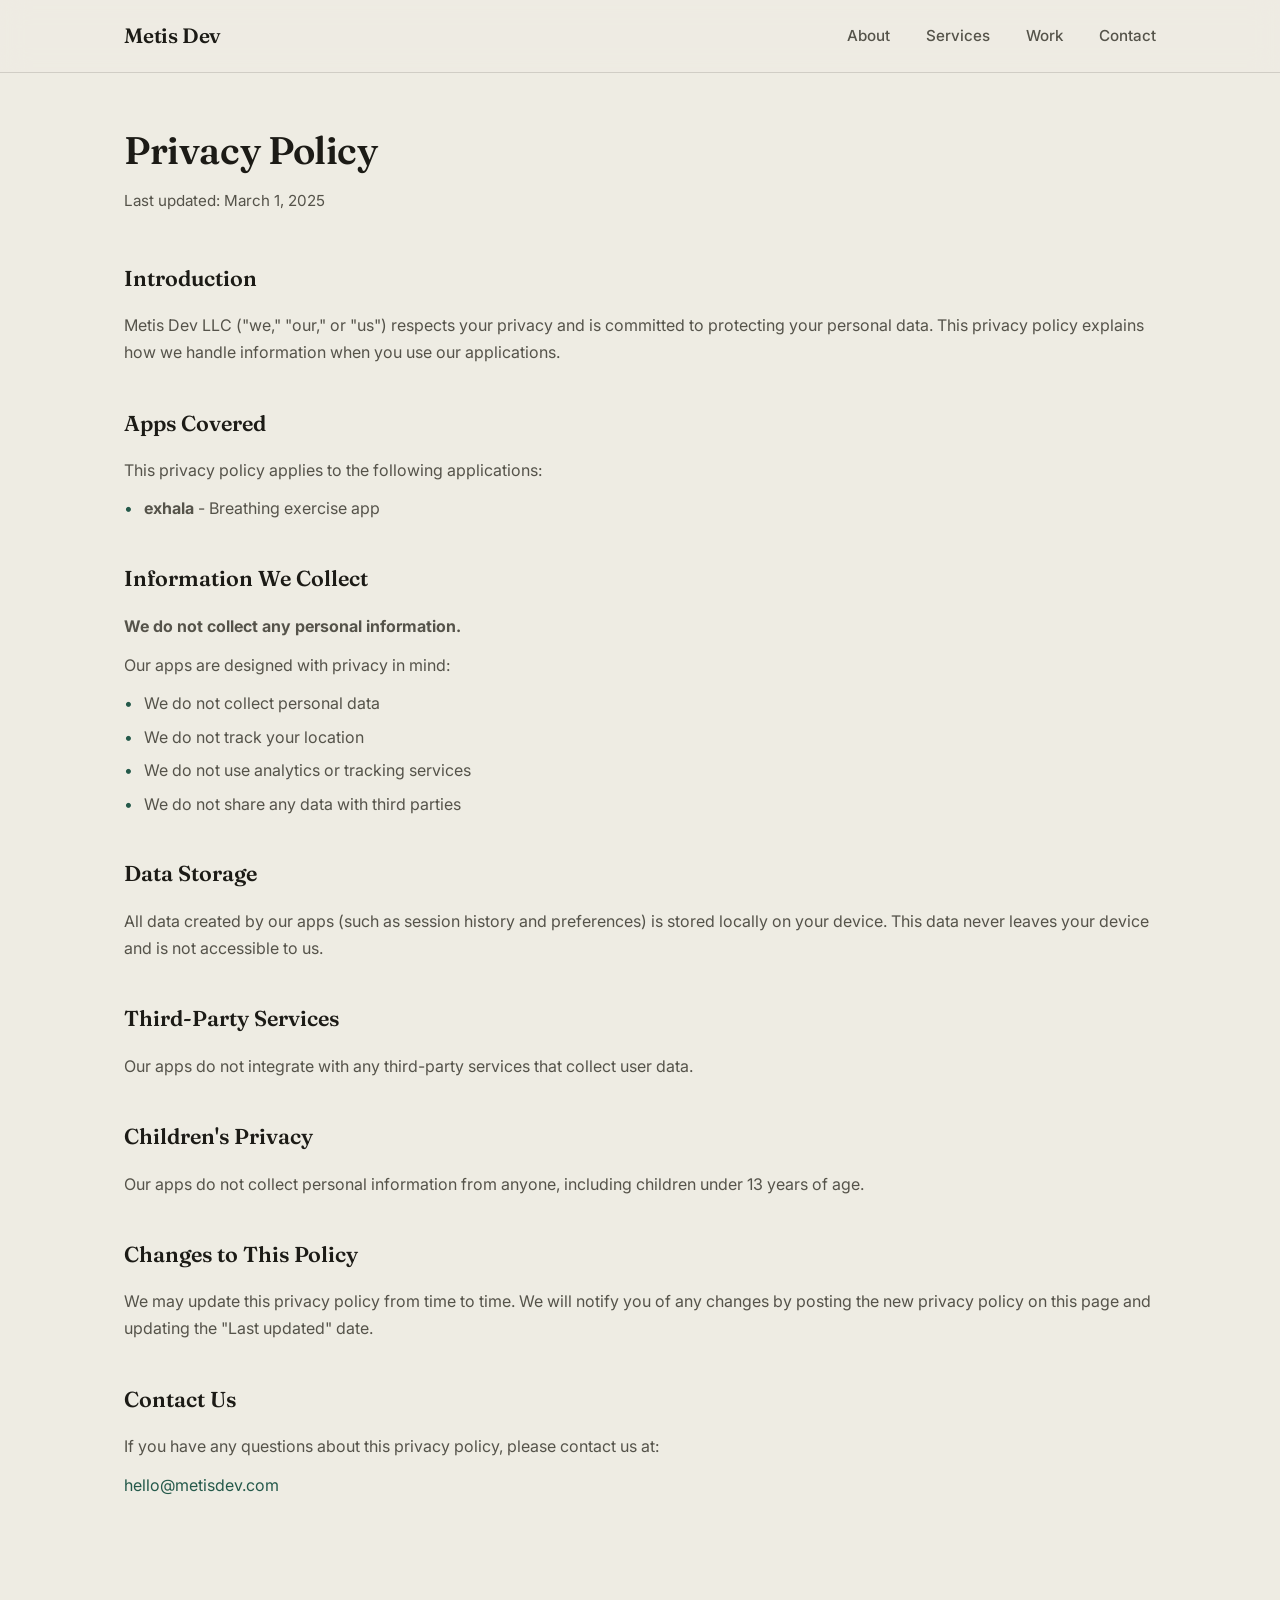
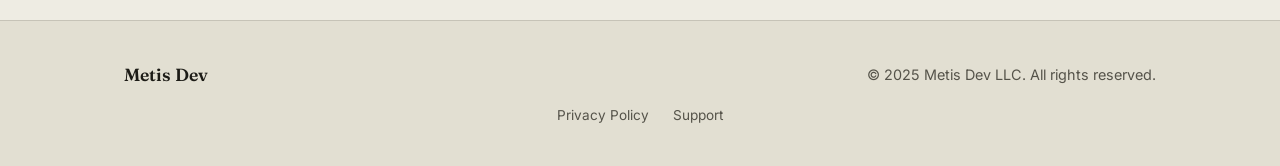
<file: privacy.html>
<!DOCTYPE html>
<html lang="en">
<head>
    <meta charset="UTF-8">
    <meta name="viewport" content="width=device-width, initial-scale=1.0">
    <title>Privacy Policy | Metis Dev</title>
    <meta name="description" content="Privacy Policy for Metis Dev applications including exhala.">
    <link rel="stylesheet" href="styles.css">
    <link rel="preconnect" href="https://fonts.googleapis.com">
    <link rel="preconnect" href="https://fonts.gstatic.com" crossorigin>
    <link href="https://fonts.googleapis.com/css2?family=Fraunces:opsz,wght@9..144,400;9..144,500;9..144,600;9..144,700&family=Inter:wght@300;400;500;600;700&display=swap" rel="stylesheet">
    <link rel="icon" type="image/svg+xml" href="data:image/svg+xml,<svg xmlns='http://www.w3.org/2000/svg' viewBox='0 0 100 100'><text y='.9em' font-size='90'>M</text></svg>">
</head>
<body>
    <nav class="nav">
        <div class="nav-container">
            <a href="index.html" class="logo">Metis Dev</a>
            <ul class="nav-links">
                <li><a href="index.html#about">About</a></li>
                <li><a href="index.html#services">Services</a></li>
                <li><a href="index.html#work">Work</a></li>
                <li><a href="index.html#contact">Contact</a></li>
            </ul>
            <button class="mobile-menu-btn" aria-label="Toggle menu">
                <span></span>
                <span></span>
                <span></span>
            </button>
        </div>
    </nav>

    <main class="legal-page">
        <div class="container">
            <h1>Privacy Policy</h1>
            <p class="last-updated">Last updated: March 1, 2025</p>

            <section class="legal-section">
                <h2>Introduction</h2>
                <p>Metis Dev LLC ("we," "our," or "us") respects your privacy and is committed to protecting your personal data. This privacy policy explains how we handle information when you use our applications.</p>
            </section>

            <section class="legal-section">
                <h2>Apps Covered</h2>
                <p>This privacy policy applies to the following applications:</p>
                <ul>
                    <li><strong>exhala</strong> - Breathing exercise app</li>
                </ul>
            </section>

            <section class="legal-section">
                <h2>Information We Collect</h2>
                <p><strong>We do not collect any personal information.</strong></p>
                <p>Our apps are designed with privacy in mind:</p>
                <ul>
                    <li>We do not collect personal data</li>
                    <li>We do not track your location</li>
                    <li>We do not use analytics or tracking services</li>
                    <li>We do not share any data with third parties</li>
                </ul>
            </section>

            <section class="legal-section">
                <h2>Data Storage</h2>
                <p>All data created by our apps (such as session history and preferences) is stored locally on your device. This data never leaves your device and is not accessible to us.</p>
            </section>

            <section class="legal-section">
                <h2>Third-Party Services</h2>
                <p>Our apps do not integrate with any third-party services that collect user data.</p>
            </section>

            <section class="legal-section">
                <h2>Children's Privacy</h2>
                <p>Our apps do not collect personal information from anyone, including children under 13 years of age.</p>
            </section>

            <section class="legal-section">
                <h2>Changes to This Policy</h2>
                <p>We may update this privacy policy from time to time. We will notify you of any changes by posting the new privacy policy on this page and updating the "Last updated" date.</p>
            </section>

            <section class="legal-section">
                <h2>Contact Us</h2>
                <p>If you have any questions about this privacy policy, please contact us at:</p>
                <p><a href="mailto:hello@metisdev.com">hello@metisdev.com</a></p>
            </section>
        </div>
    </main>

    <footer class="footer">
        <div class="container">
            <div class="footer-content">
                <span class="footer-logo">Metis Dev</span>
                <p>&copy; 2025 Metis Dev LLC. All rights reserved.</p>
            </div>
            <div class="footer-links">
                <a href="privacy.html">Privacy Policy</a>
                <a href="support.html">Support</a>
            </div>
        </div>
    </footer>

    <script src="script.js"></script>
</body>
</html>
</file>
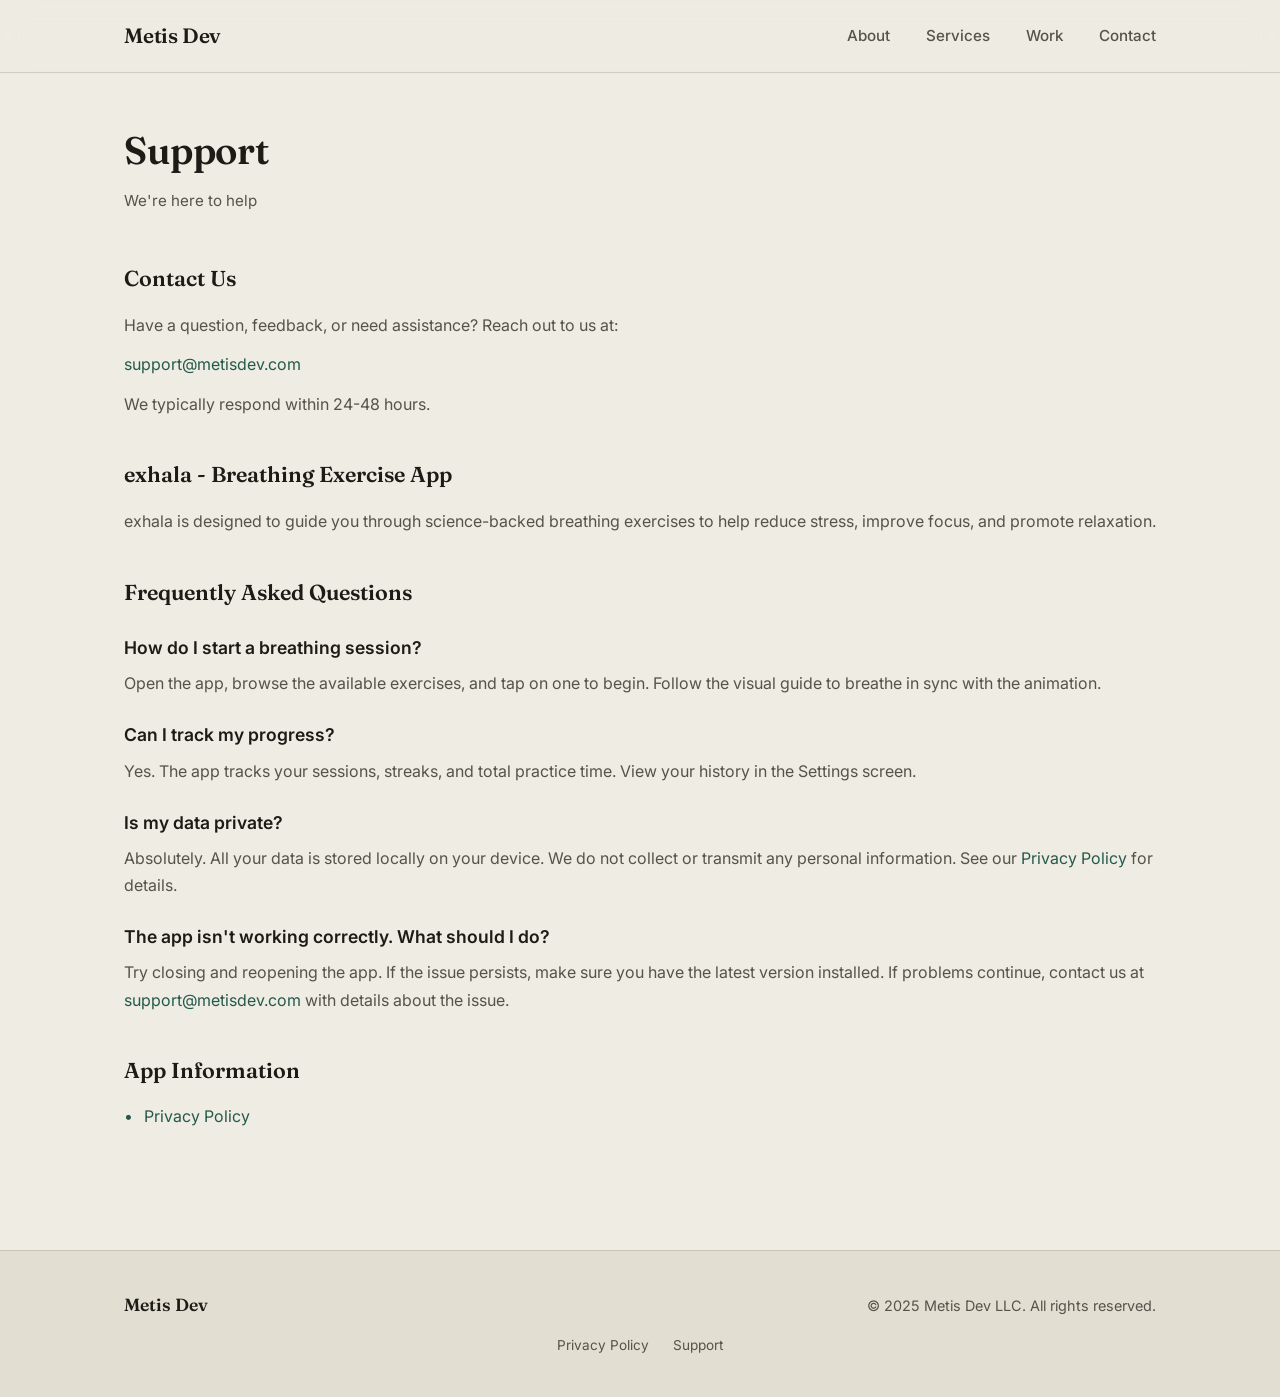
<file: support.html>
<!DOCTYPE html>
<html lang="en">
<head>
    <meta charset="UTF-8">
    <meta name="viewport" content="width=device-width, initial-scale=1.0">
    <title>Support | Metis Dev</title>
    <meta name="description" content="Get help and support for Metis Dev applications including exhala.">
    <link rel="stylesheet" href="styles.css">
    <link rel="preconnect" href="https://fonts.googleapis.com">
    <link rel="preconnect" href="https://fonts.gstatic.com" crossorigin>
    <link href="https://fonts.googleapis.com/css2?family=Fraunces:opsz,wght@9..144,400;9..144,500;9..144,600;9..144,700&family=Inter:wght@300;400;500;600;700&display=swap" rel="stylesheet">
    <link rel="icon" type="image/svg+xml" href="data:image/svg+xml,<svg xmlns='http://www.w3.org/2000/svg' viewBox='0 0 100 100'><text y='.9em' font-size='90'>M</text></svg>">
</head>
<body>
    <nav class="nav">
        <div class="nav-container">
            <a href="index.html" class="logo">Metis Dev</a>
            <ul class="nav-links">
                <li><a href="index.html#about">About</a></li>
                <li><a href="index.html#services">Services</a></li>
                <li><a href="index.html#work">Work</a></li>
                <li><a href="index.html#contact">Contact</a></li>
            </ul>
            <button class="mobile-menu-btn" aria-label="Toggle menu">
                <span></span>
                <span></span>
                <span></span>
            </button>
        </div>
    </nav>

    <main class="legal-page">
        <div class="container">
            <h1>Support</h1>
            <p class="last-updated">We're here to help</p>

            <section class="legal-section">
                <h2>Contact Us</h2>
                <p>Have a question, feedback, or need assistance? Reach out to us at:</p>
                <p><a href="mailto:support@metisdev.com">support@metisdev.com</a></p>
                <p>We typically respond within 24-48 hours.</p>
            </section>

            <section class="legal-section">
                <h2>exhala - Breathing Exercise App</h2>
                <p>exhala is designed to guide you through science-backed breathing exercises to help reduce stress, improve focus, and promote relaxation.</p>
            </section>

            <section class="legal-section">
                <h2>Frequently Asked Questions</h2>

                <h3>How do I start a breathing session?</h3>
                <p>Open the app, browse the available exercises, and tap on one to begin. Follow the visual guide to breathe in sync with the animation.</p>

                <h3>Can I track my progress?</h3>
                <p>Yes. The app tracks your sessions, streaks, and total practice time. View your history in the Settings screen.</p>

                <h3>Is my data private?</h3>
                <p>Absolutely. All your data is stored locally on your device. We do not collect or transmit any personal information. See our <a href="privacy.html">Privacy Policy</a> for details.</p>

                <h3>The app isn't working correctly. What should I do?</h3>
                <p>Try closing and reopening the app. If the issue persists, make sure you have the latest version installed. If problems continue, contact us at <a href="mailto:support@metisdev.com">support@metisdev.com</a> with details about the issue.</p>
            </section>

            <section class="legal-section">
                <h2>App Information</h2>
                <ul>
                    <li><a href="privacy.html">Privacy Policy</a></li>
                </ul>
            </section>
        </div>
    </main>

    <footer class="footer">
        <div class="container">
            <div class="footer-content">
                <span class="footer-logo">Metis Dev</span>
                <p>&copy; 2025 Metis Dev LLC. All rights reserved.</p>
            </div>
            <div class="footer-links">
                <a href="privacy.html">Privacy Policy</a>
                <a href="support.html">Support</a>
            </div>
        </div>
    </footer>

    <script src="script.js"></script>
</body>
</html>
</file>
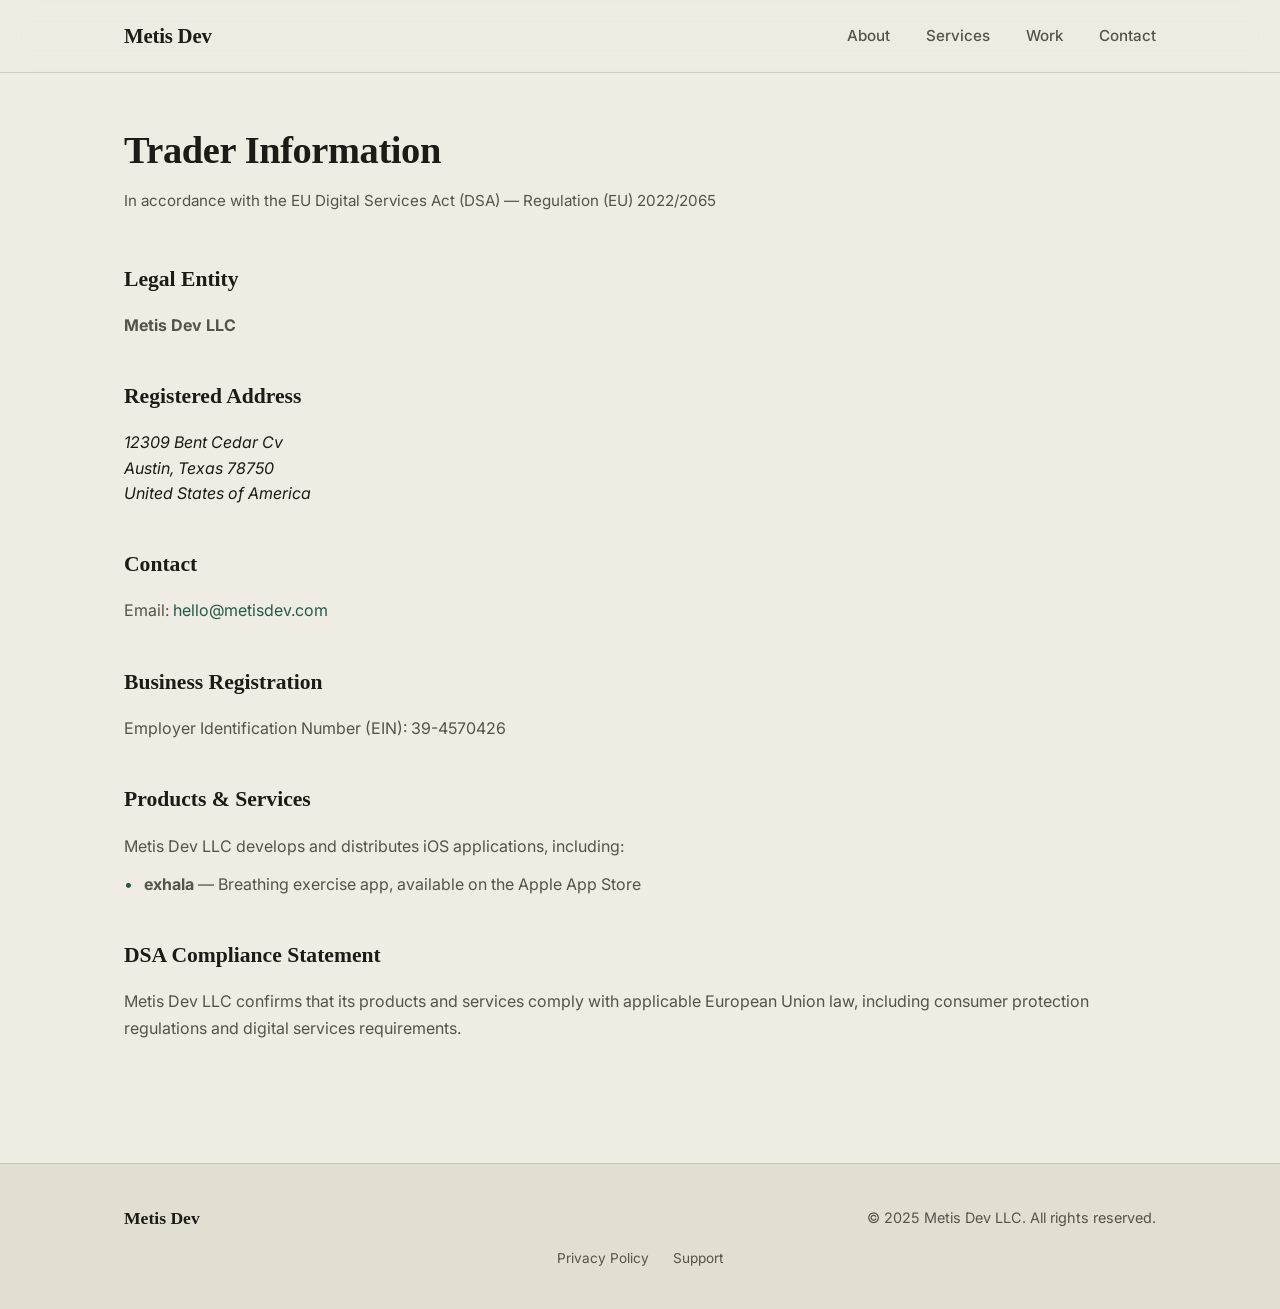
<file: trader-info.html>
<!DOCTYPE html>
<html lang="en">
<head>
    <meta charset="UTF-8">
    <meta name="viewport" content="width=device-width, initial-scale=1.0">
    <title>Trader Information | Metis Dev</title>
    <meta name="description" content="EU Digital Services Act trader information for Metis Dev LLC.">
    <link rel="stylesheet" href="styles.css">
    <link rel="preconnect" href="https://fonts.googleapis.com">
    <link rel="preconnect" href="https://fonts.gstatic.com" crossorigin>
    <link href="https://fonts.googleapis.com/css2?family=Inter:wght@300;400;500;600;700&display=swap" rel="stylesheet">
    <link rel="icon" type="image/svg+xml" href="data:image/svg+xml,<svg xmlns='http://www.w3.org/2000/svg' viewBox='0 0 100 100'><text y='.9em' font-size='90'>M</text></svg>">
</head>
<body>
    <nav class="nav">
        <div class="nav-container">
            <a href="index.html" class="logo">Metis Dev</a>
            <ul class="nav-links">
                <li><a href="index.html#about">About</a></li>
                <li><a href="index.html#services">Services</a></li>
                <li><a href="index.html#work">Work</a></li>
                <li><a href="index.html#contact">Contact</a></li>
            </ul>
            <button class="mobile-menu-btn" aria-label="Toggle menu">
                <span></span>
                <span></span>
                <span></span>
            </button>
        </div>
    </nav>

    <main class="legal-page">
        <div class="container">
            <h1>Trader Information</h1>
            <p class="last-updated">In accordance with the EU Digital Services Act (DSA) — Regulation (EU) 2022/2065</p>

            <section class="legal-section">
                <h2>Legal Entity</h2>
                <p><strong>Metis Dev LLC</strong></p>
            </section>

            <section class="legal-section">
                <h2>Registered Address</h2>
                <address>
                    12309 Bent Cedar Cv<br>
                    Austin, Texas 78750<br>
                    United States of America
                </address>
            </section>

            <section class="legal-section">
                <h2>Contact</h2>
                <p>Email: <a href="mailto:hello@metisdev.com">hello@metisdev.com</a></p>
            </section>

            <section class="legal-section">
                <h2>Business Registration</h2>
                <p>Employer Identification Number (EIN): 39-4570426</p>
            </section>

            <section class="legal-section">
                <h2>Products &amp; Services</h2>
                <p>Metis Dev LLC develops and distributes iOS applications, including:</p>
                <ul>
                    <li><strong>exhala</strong> — Breathing exercise app, available on the Apple App Store</li>
                </ul>
            </section>

            <section class="legal-section">
                <h2>DSA Compliance Statement</h2>
                <p>Metis Dev LLC confirms that its products and services comply with applicable European Union law, including consumer protection regulations and digital services requirements.</p>
            </section>
        </div>
    </main>

    <footer class="footer">
        <div class="container">
            <div class="footer-content">
                <span class="footer-logo">Metis Dev</span>
                <p>&copy; 2025 Metis Dev LLC. All rights reserved.</p>
            </div>
            <div class="footer-links">
                <a href="privacy.html">Privacy Policy</a>
                <a href="support.html">Support</a>
            </div>
        </div>
    </footer>

    <script src="script.js"></script>
</body>
</html>
</file>
<file: styles.css>
/* Reset & Base */
*, *::before, *::after {
    box-sizing: border-box;
    margin: 0;
    padding: 0;
}

:root {
    --color-bg: #eeece3;
    --color-bg-panel: #e2dfd2;
    --color-surface: #f7f5ee;
    --color-ink: #1c1b16;
    --color-ink-muted: #55534a;
    --color-accent: #24594a;
    --color-accent-strong: #163d33;
    --color-accent-soft: rgba(36, 89, 74, 0.1);
    --color-border: rgba(28, 27, 22, 0.14);
    --color-border-strong: rgba(28, 27, 22, 0.28);
    --font-display: 'Fraunces', Georgia, serif;
    --font-body: 'Inter', -apple-system, BlinkMacSystemFont, sans-serif;
    --transition: 0.25s ease;
}

html {
    scroll-behavior: smooth;
}

body {
    font-family: var(--font-body);
    background-color: var(--color-bg);
    color: var(--color-ink);
    line-height: 1.6;
    -webkit-font-smoothing: antialiased;
}

@media (prefers-reduced-motion: reduce) {
    html {
        scroll-behavior: auto;
    }
}

a {
    color: inherit;
}

:focus-visible {
    outline: 2px solid var(--color-accent);
    outline-offset: 3px;
    border-radius: 2px;
}

.container {
    max-width: 1080px;
    margin: 0 auto;
    padding: 0 24px;
}

/* Navigation */
.nav {
    position: fixed;
    top: 0;
    left: 0;
    right: 0;
    z-index: 100;
    background: rgba(238, 236, 227, 0.9);
    backdrop-filter: blur(14px);
    border-bottom: 1px solid var(--color-border);
}

.nav-container {
    max-width: 1080px;
    margin: 0 auto;
    padding: 0 24px;
    height: 72px;
    display: flex;
    align-items: center;
    justify-content: space-between;
}

.logo {
    font-family: var(--font-display);
    font-size: 1.3rem;
    font-weight: 600;
    color: var(--color-ink);
    text-decoration: none;
    letter-spacing: -0.01em;
}

.nav-links {
    display: flex;
    list-style: none;
    gap: 36px;
}

.nav-links a {
    color: var(--color-ink-muted);
    text-decoration: none;
    font-size: 0.95rem;
    font-weight: 500;
    transition: color var(--transition);
}

.nav-links a:hover {
    color: var(--color-ink);
}

.mobile-menu-btn {
    display: none;
    flex-direction: column;
    gap: 5px;
    background: none;
    border: none;
    cursor: pointer;
    padding: 8px;
}

.mobile-menu-btn span {
    width: 24px;
    height: 2px;
    background: var(--color-ink);
    transition: var(--transition);
}

/* Buttons */
.btn {
    display: inline-flex;
    align-items: center;
    gap: 8px;
    padding: 14px 26px;
    border-radius: 4px;
    font-size: 1rem;
    font-weight: 600;
    text-decoration: none;
    transition: all var(--transition);
    cursor: pointer;
    border: 1.5px solid transparent;
    font-family: var(--font-body);
}

.btn-primary {
    background: var(--color-accent);
    color: #f7f5ee;
    border-color: var(--color-accent);
}

.btn-primary:hover {
    background: var(--color-accent-strong);
    border-color: var(--color-accent-strong);
}

.btn-secondary {
    background: transparent;
    color: var(--color-ink);
    border-color: var(--color-border-strong);
}

.btn-secondary:hover {
    border-color: var(--color-ink);
    background: rgba(28, 27, 22, 0.03);
}

/* Sections */
.section {
    padding: 110px 0;
    scroll-margin-top: 88px;
}

.reveal {
    opacity: 0;
    transform: translateY(28px);
    transition: opacity 0.7s cubic-bezier(0.16, 1, 0.3, 1), transform 0.7s cubic-bezier(0.16, 1, 0.3, 1);
}

.reveal.is-visible {
    opacity: 1;
    transform: translateY(0);
}

@media (prefers-reduced-motion: reduce) {
    .reveal {
        opacity: 1;
        transform: none;
        transition: none;
    }
}

.section-label {
    font-family: var(--font-body);
    font-size: 0.9rem;
    font-weight: 600;
    color: var(--color-accent);
    margin-bottom: 12px;
}

.section h2 {
    font-family: var(--font-display);
    font-size: clamp(1.9rem, 3.2vw, 2.7rem);
    font-weight: 600;
    letter-spacing: -0.01em;
    line-height: 1.15;
}

/* Hero */
.hero {
    padding: 168px 0 96px;
    border-bottom: 1px solid var(--color-border);
}

.hero-grid {
    display: grid;
    grid-template-columns: 1.5fr 1fr;
    gap: 64px;
    align-items: start;
}

.hero h1 {
    font-family: var(--font-display);
    font-size: clamp(2.3rem, 5vw, 3.6rem);
    font-weight: 600;
    letter-spacing: -0.015em;
    line-height: 1.12;
    margin-bottom: 24px;
}

.hero-lede {
    font-size: 1.15rem;
    color: var(--color-ink-muted);
    max-width: 46ch;
    margin-bottom: 32px;
    line-height: 1.7;
}

.hero-facts {
    list-style: none;
    border-top: 1px solid var(--color-border);
}

.hero-facts li {
    padding: 20px 0;
    border-bottom: 1px solid var(--color-border);
    font-size: 1rem;
    color: var(--color-ink);
}

.hero-facts strong {
    display: block;
    font-family: var(--font-display);
    font-size: 1.05rem;
    font-weight: 600;
    margin-bottom: 4px;
}

.hero-facts span {
    color: var(--color-ink-muted);
    font-size: 0.95rem;
}

/* About */
.about {
    background: var(--color-bg-panel);
}

.about-grid {
    display: grid;
    grid-template-columns: 0.8fr 1.2fr;
    gap: 56px;
}

.about-content .lead {
    font-family: var(--font-display);
    font-size: 1.4rem;
    font-weight: 500;
    color: var(--color-ink);
    margin-bottom: 20px;
    line-height: 1.5;
}

.about-content p {
    color: var(--color-ink-muted);
    font-size: 1.05rem;
    margin-bottom: 16px;
}

.about-linkedin {
    display: inline-block;
    color: var(--color-accent);
    text-decoration: none;
    font-weight: 600;
    margin-top: 8px;
    border-bottom: 1.5px solid transparent;
    transition: border-color var(--transition);
}

.about-linkedin:hover {
    border-color: var(--color-accent);
}

/* Services */
.services-intro {
    max-width: 60ch;
    color: var(--color-ink-muted);
    font-size: 1.1rem;
    margin-top: 16px;
    margin-bottom: 56px;
}

.services-grid {
    display: grid;
    grid-template-columns: repeat(2, 1fr);
    border-top: 1px solid var(--color-border-strong);
    border-left: 1px solid var(--color-border-strong);
}

.service-index {
    font-family: var(--font-display);
    font-size: 2rem;
    font-weight: 600;
    color: var(--color-accent);
    line-height: 1;
}

.service-row {
    grid-template-columns: 70px 1fr;
    display: grid;
    gap: 24px;
    padding: 40px;
    border-bottom: 1px solid var(--color-border-strong);
    border-right: 1px solid var(--color-border-strong);
}

.service-row h3 {
    font-family: var(--font-display);
    font-size: 1.3rem;
    font-weight: 600;
    margin-bottom: 12px;
    letter-spacing: -0.01em;
}

.service-row p {
    color: var(--color-ink-muted);
    font-size: 1rem;
}

.services-cta {
    display: flex;
    width: fit-content;
    margin: 56px auto 0;
}

/* Work / Projects */
.work {
    border-top: 1px solid var(--color-border);
}

.work-frame {
    color: var(--color-ink-muted);
    font-size: 1.1rem;
    max-width: 62ch;
    margin: 20px 0 48px;
}

.project-card {
    display: grid;
    grid-template-columns: 260px 1fr;
    gap: 56px;
    align-items: start;
    background: var(--color-surface);
    border: 1px solid var(--color-border-strong);
    padding: 52px;
}

.project-visual {
    display: flex;
    justify-content: center;
    align-items: flex-start;
}

.app-icon {
    width: 220px;
    height: 220px;
    border-radius: 22.37%;
}

.project-info {
    display: flex;
    flex-direction: column;
    gap: 14px;
}

.project-label {
    font-size: 0.85rem;
    font-weight: 600;
    color: var(--color-accent);
}

.project-info h3 {
    font-family: var(--font-display);
    font-size: 1.9rem;
    font-weight: 600;
    letter-spacing: -0.01em;
}

.project-tagline {
    font-size: 1.1rem;
    color: var(--color-ink);
    font-weight: 500;
}

.project-info p {
    color: var(--color-ink-muted);
    font-size: 1rem;
}

.feature-list {
    list-style: none;
    margin: 4px 0 8px;
}

.feature-list li {
    position: relative;
    padding-left: 22px;
    margin-bottom: 10px;
    color: var(--color-ink-muted);
    font-size: 0.95rem;
}

.feature-list li::before {
    content: "";
    position: absolute;
    left: 0;
    top: 8px;
    width: 6px;
    height: 6px;
    background: var(--color-accent);
}

.app-store-btn {
    width: fit-content;
    margin-top: 8px;
}

/* Contact */
.contact {
    background: var(--color-bg-panel);
    border-top: 1px solid var(--color-border);
}

.contact-grid {
    display: grid;
    grid-template-columns: 0.9fr 1.1fr;
    gap: 56px;
    align-items: start;
}

.contact-text {
    font-size: 1.1rem;
    color: var(--color-ink-muted);
    margin: 16px 0 24px;
    max-width: 46ch;
}

.contact-email-fallback {
    font-size: 1rem;
    color: var(--color-ink-muted);
}

.contact-email {
    font-weight: 600;
    color: var(--color-accent);
    text-decoration: none;
    border-bottom: 1.5px solid transparent;
    transition: border-color var(--transition);
}

.contact-email:hover {
    border-color: var(--color-accent);
}

.contact-form {
    display: flex;
    flex-direction: column;
    gap: 20px;
    background: var(--color-surface);
    border: 1px solid var(--color-border-strong);
    padding: 40px;
}

.form-field {
    display: flex;
    flex-direction: column;
    gap: 8px;
}

.form-field label {
    font-size: 0.9rem;
    font-weight: 600;
    color: var(--color-ink);
}

.form-field input,
.form-field textarea {
    font-family: var(--font-body);
    font-size: 1rem;
    padding: 12px 14px;
    background: var(--color-bg);
    border: 1.5px solid var(--color-border-strong);
    border-radius: 4px;
    color: var(--color-ink);
    resize: vertical;
}

.form-field input:focus,
.form-field textarea:focus {
    outline: 2px solid var(--color-accent);
    outline-offset: 1px;
    border-color: var(--color-accent);
}

.form-submit {
    align-self: flex-start;
    margin-top: 4px;
}

.form-status {
    font-size: 0.9rem;
    color: var(--color-ink-muted);
    min-height: 1.2em;
}

.form-status[data-state="success"] {
    color: var(--color-accent-strong);
    font-weight: 600;
}

/* Footer */
.footer {
    padding: 40px 0;
    border-top: 1px solid var(--color-border);
    background: var(--color-bg-panel);
}

.footer-content {
    display: flex;
    justify-content: space-between;
    align-items: center;
}

.footer-logo {
    font-family: var(--font-display);
    font-weight: 600;
    font-size: 1.1rem;
}

.footer-links {
    display: flex;
    gap: 24px;
    justify-content: center;
    margin-top: 16px;
    flex-wrap: wrap;
}

.footer-links a {
    font-size: 0.85rem;
    color: var(--color-ink-muted);
    text-decoration: none;
    transition: color 0.2s ease;
}

.footer-links a:hover {
    color: var(--color-ink);
}

.footer p {
    color: var(--color-ink-muted);
    font-size: 0.9rem;
}

/* Mobile Responsive */
@media (max-width: 900px) {
    .hero-grid,
    .about-grid,
    .contact-grid {
        grid-template-columns: 1fr;
    }

    .hero-facts {
        margin-top: 8px;
    }

    .project-card {
        grid-template-columns: 1fr;
        text-align: center;
        padding: 36px 28px;
    }

    .project-visual {
        justify-content: center;
    }

    .project-info {
        align-items: center;
    }

    .feature-list {
        text-align: left;
        display: inline-block;
    }

    .services-grid {
        grid-template-columns: 1fr;
    }

    .service-row {
        border-right: none !important;
    }
}

@media (max-width: 768px) {
    .nav-links {
        display: none;
        position: absolute;
        top: 72px;
        left: 0;
        right: 0;
        background: var(--color-bg);
        flex-direction: column;
        padding: 24px;
        gap: 20px;
        border-bottom: 1px solid var(--color-border);
    }

    .nav-links.active {
        display: flex;
    }

    .mobile-menu-btn {
        display: flex;
    }

    .mobile-menu-btn.active span:nth-child(1) {
        transform: rotate(45deg) translate(5px, 5px);
    }

    .mobile-menu-btn.active span:nth-child(2) {
        opacity: 0;
    }

    .mobile-menu-btn.active span:nth-child(3) {
        transform: rotate(-45deg) translate(5px, -5px);
    }

    .hero {
        padding: 128px 0 64px;
    }

    .section {
        padding: 72px 0;
        scroll-margin-top: 72px;
    }

    .contact-form {
        padding: 28px;
    }

    .app-icon {
        width: 160px;
        height: 160px;
        border-radius: 22.37%;
    }

    .footer-content {
        flex-direction: column;
        gap: 12px;
        text-align: center;
    }
}

/* Legal Pages (Privacy, Terms) */
.legal-page {
    padding: 120px 0 80px;
    min-height: calc(100vh - 200px);
}

.legal-page h1 {
    font-family: var(--font-display);
    font-size: 2.4rem;
    font-weight: 600;
    letter-spacing: -0.01em;
    margin-bottom: 8px;
}

.legal-page .last-updated {
    color: var(--color-ink-muted);
    font-size: 0.95rem;
    margin-bottom: 48px;
}

.legal-section {
    margin-bottom: 40px;
}

.legal-section h2 {
    font-family: var(--font-display);
    font-size: 1.35rem;
    font-weight: 600;
    margin-bottom: 16px;
    color: var(--color-ink);
}

.legal-section p {
    color: var(--color-ink-muted);
    font-size: 1rem;
    margin-bottom: 12px;
    line-height: 1.7;
}

.legal-section ul {
    list-style: none;
    margin: 12px 0;
}

.legal-section ul li {
    position: relative;
    padding-left: 20px;
    margin-bottom: 8px;
    color: var(--color-ink-muted);
    font-size: 1rem;
}

.legal-section ul li::before {
    content: "•";
    position: absolute;
    left: 0;
    color: var(--color-accent);
}

.legal-section a {
    color: var(--color-accent);
    text-decoration: none;
    border-bottom: 1.5px solid transparent;
}

.legal-section a:hover {
    border-color: var(--color-accent);
}

.legal-section h3 {
    font-size: 1.1rem;
    font-weight: 600;
    margin: 24px 0 8px;
    color: var(--color-ink);
}
</file>
